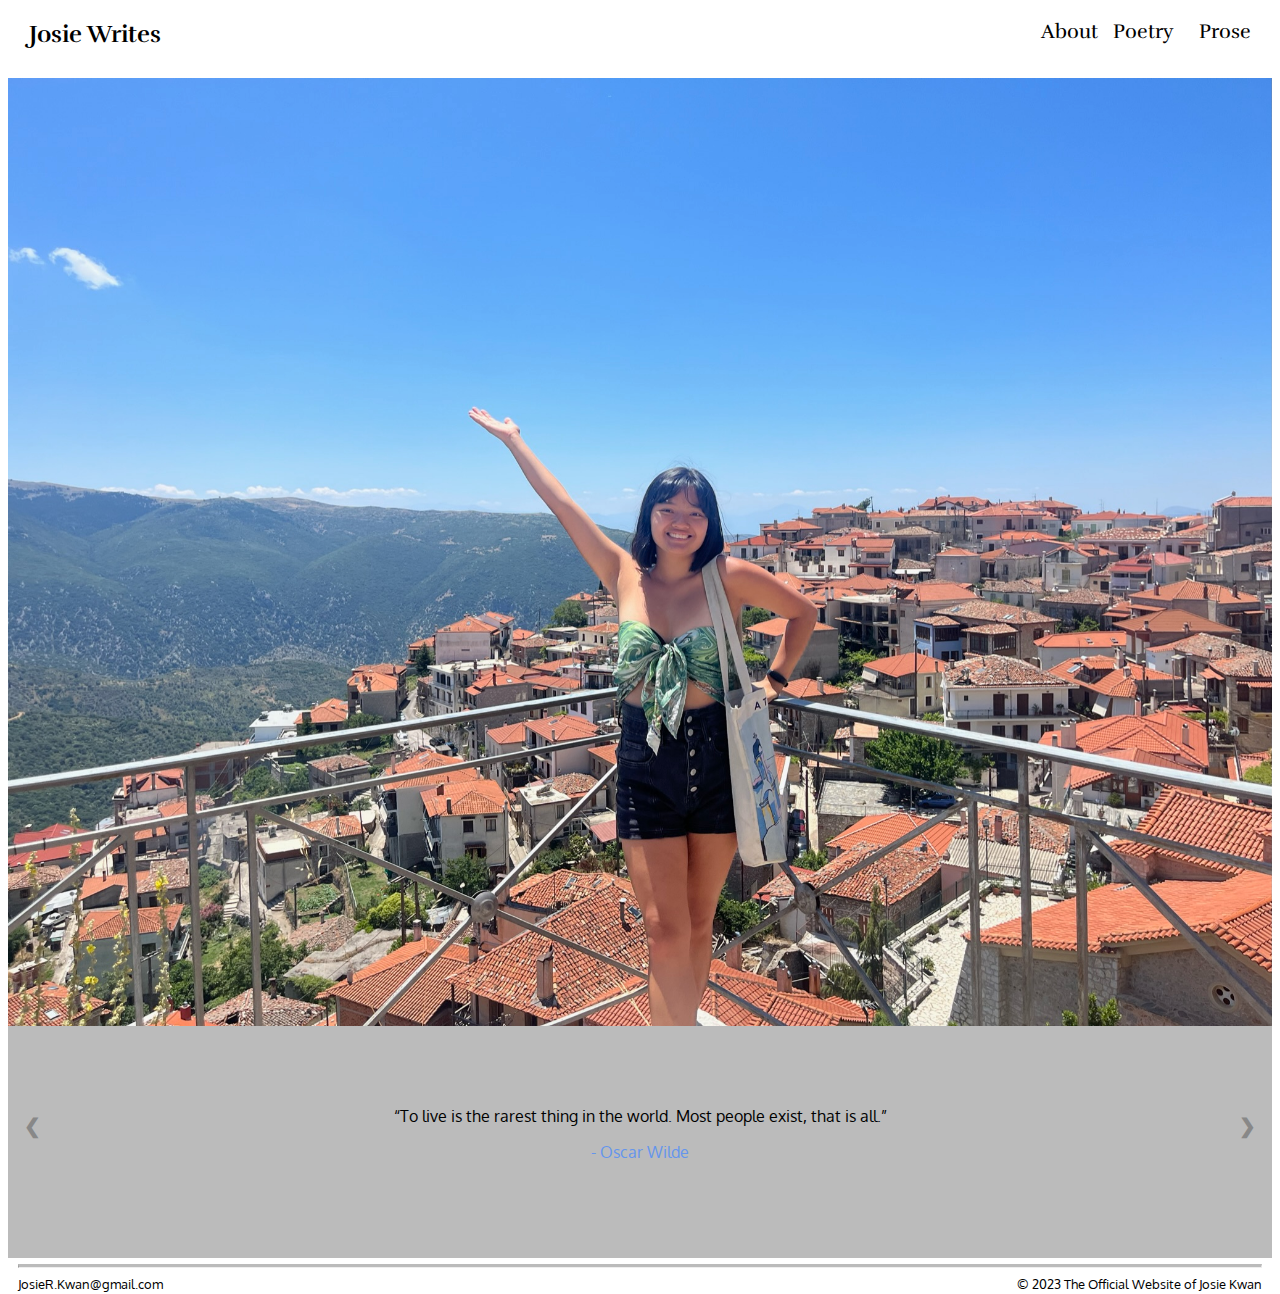
<file: index.html>
<!DOCTYPE html>
<html>
  <head>
    <title>Josie Writes</title>
    <link rel="stylesheet" type="text/css" href="styles.css"/>
    <link rel="stylesheet" href="https://fonts.googleapis.com/css?family=Rufina|Oxygen">
    <style>
      body {
        font-family: "Oxygen", san-serif;
      }
    </style>
    <meta name="viewport" content="width=device-width, initial-scale=1">
    <div>       <!--header--> 
      <nav class="header" style="font-family: Rufina;">
        <a class="header-item" id="Homepage-link" src="https://josie-kwan.github.io/Josie-Writes/"><b>Josie Writes</b></a>
        <div class="container-header">
          <a class="header-item" id="About-link" href="About.html">About</a>
          <a class="header-item" id="Poetry-link" href="Poetry.html">Poetry</a>
          <a class="header-item" id="Prose-link" href="Prose.html">Prose</a>
        </div>
    </div>
  </head>

  <body>
    
  <div><section>
    <img id="homepage-photo" src="images/me in Greece.JPG" style="display: flex; width: 100%; margin: 0px;">
  </section></div>

  <div class="slideshow-container">

      <div class="mySlides">
        <q style="color: black;">To live is the rarest thing in the world. Most people exist, that is all.</q>
        <p class="author">- Oscar Wilde</p>
      </div>
      
      <div class="mySlides">
        <q style="color: black;">That it will never come again is what makes life so sweet.</q>
        <p class="author">- Emily Dickinson</p>
      </div>
      
      <div class="mySlides">
        <q style="color: black;">To be yourself in a world that is constantly trying to make you something else is the greatest accomplishment.</q>
        <p class="author">- Ralph Waldo Emerson</p>
      </div>
      
      <a class="prev" onclick="plusSlides(-1)">❮</a>
      <a class="next" onclick="plusSlides(1)">❯</a>
    
    </div>

    <script>
      var slideIndex = 1;
      showSlides(slideIndex);
      
      function plusSlides(n) {
        showSlides(slideIndex += n);
      }
      
      function currentSlide(n) {
        showSlides(slideIndex = n);
      }
      
      function showSlides(n) {
        var i;
        var slides = document.getElementsByClassName("mySlides");
        var dots = document.getElementsByClassName("dot");
        if (n > slides.length) {slideIndex = 1}    
        if (n < 1) {slideIndex = slides.length}
        for (i = 0; i < slides.length; i++) {
            slides[i].style.display = "none";  
        }
        for (i = 0; i < dots.length; i++) {
            dots[i].className = dots[i].className.replace(" active", "");
        }
        slides[slideIndex-1].style.display = "block";  
        dots[slideIndex-1].className += " active";
      }
      </script>

    <div class="footer"><footer>  
      <br>
      <div>
      <hr class="solid"> 
      <a id="email" href="mailto:JosieR.Kwan@gmail.com" style="color: black;">JosieR.Kwan@gmail.com</a>
      <span class="copyright">&copy; 2023 The Official Website of Josie Kwan</span>
      </div>
    </footer></div>
    
  </body>
</html>
</file>
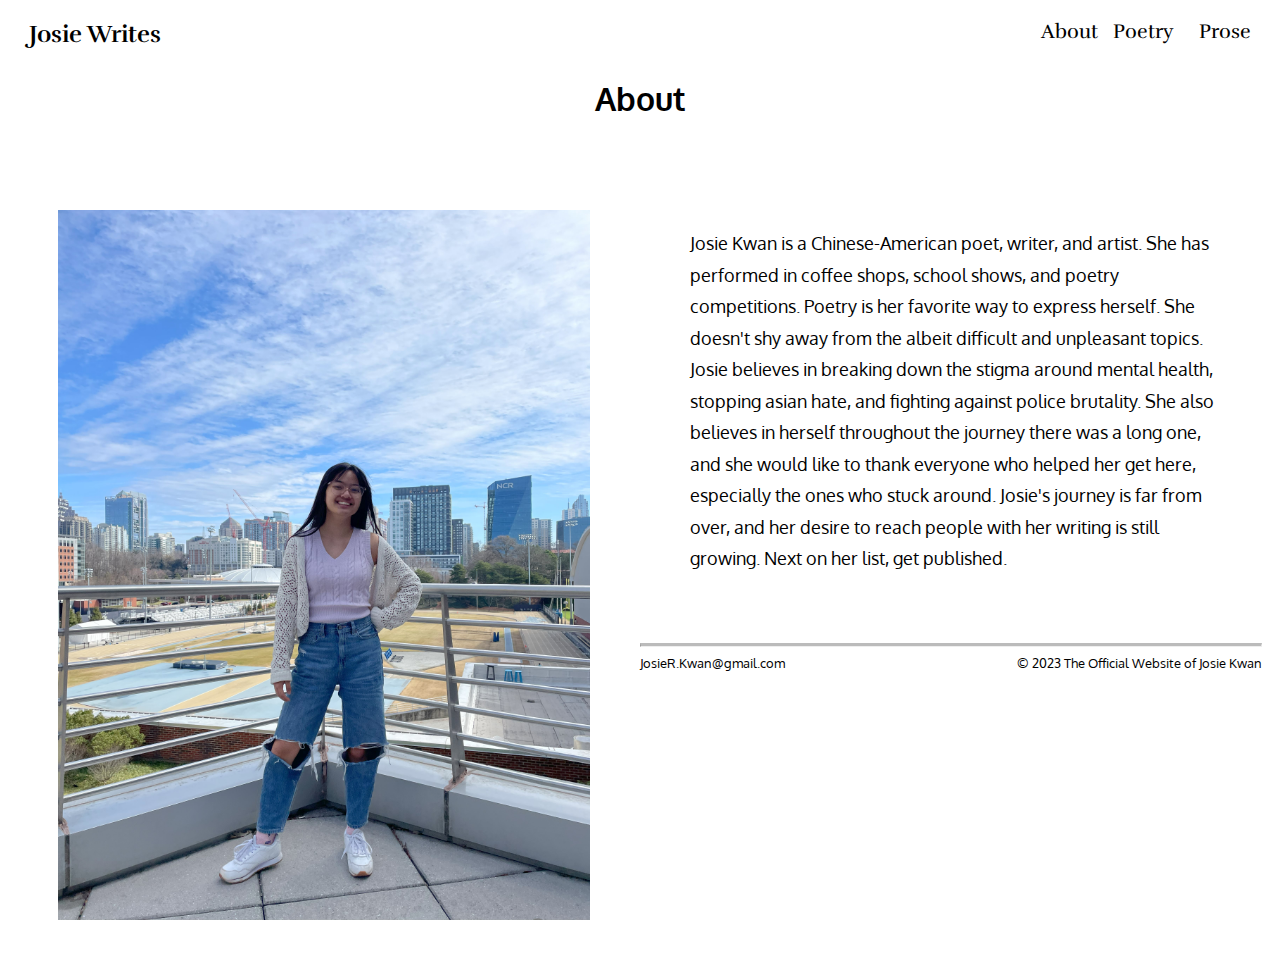
<file: About.html>
<head>
    <title>Josie Writes-About</title>
    <link rel="stylesheet" type="text/css" href="styles.css"/>
    <link rel="stylesheet" href="https://fonts.googleapis.com/css?family=Rufina|Oxygen">
    <style>
      body {
        font-family: "Oxygen", san-serif;
      }
    </style>
    <meta name="viewport" content="width=device-width, initial-scale=1">
    <div>      <!--header--> 
      <nav class="header" style="font-family: Rufina;">
        <a class="header-item" id="Homepage-link" href="https://josie-kwan.github.io/Josie-Writes/"><b>Josie Writes</b></a>
        <div class="container-header">
          <a class="header-item" id="About-link" href="About.html">About</a>
          <a class="header-item" id="Poetry-link" href="Poetry.html">Poetry</a>
          <a class="header-item" id="Prose-link" href="Prose.html">Prose</a>
        </div>
    </div>
  </head>
    <body>
      <div>
        <div class="sqs-html-content">
            <h1 style="text-align:center;white-space:pre-wrap;">About</h1>
        </div>
        <div class="spacer-block" data-block-type="30" id="spacer-block-after-title"><div class="sqs-block-content"></div>
        <div class="sqs-block-content">&nbsp;</div>


        <div class="box"><img src="images/me in atl.jpeg" style="width: 100%;"></div>
        <div class="box" style="background-color: white;">
            <p style="font-size: large; line-height: 175%;">Josie Kwan is a Chinese-American poet, writer, and artist. She has performed in coffee shops, school shows, and poetry competitions. 
              Poetry is her favorite way to express herself. She doesn't shy away from the albeit difficult and unpleasant topics. 
              Josie believes in breaking down the stigma around mental health, stopping asian hate, and fighting against police brutality. 
              She also believes in herself throughout the journey there was a long one, and she would like to thank everyone who helped her get here, especially the ones who stuck around. 
              Josie's journey is far from over, and her desire to reach people with her writing is still growing. Next on her list, get published.</p>
        </div>
      </div>

    <div class="footer"><footer>  
      <br>
      <div>
      <hr class="solid"> 
      <a id="email" href="mailto:JosieR.Kwan@gmail.com" style="color: black;">JosieR.Kwan@gmail.com</a>
      <span class="copyright">&copy; 2023 The Official Website of Josie Kwan</span>
      </div>
    </footer></div>

    </body>
</html>
</file>
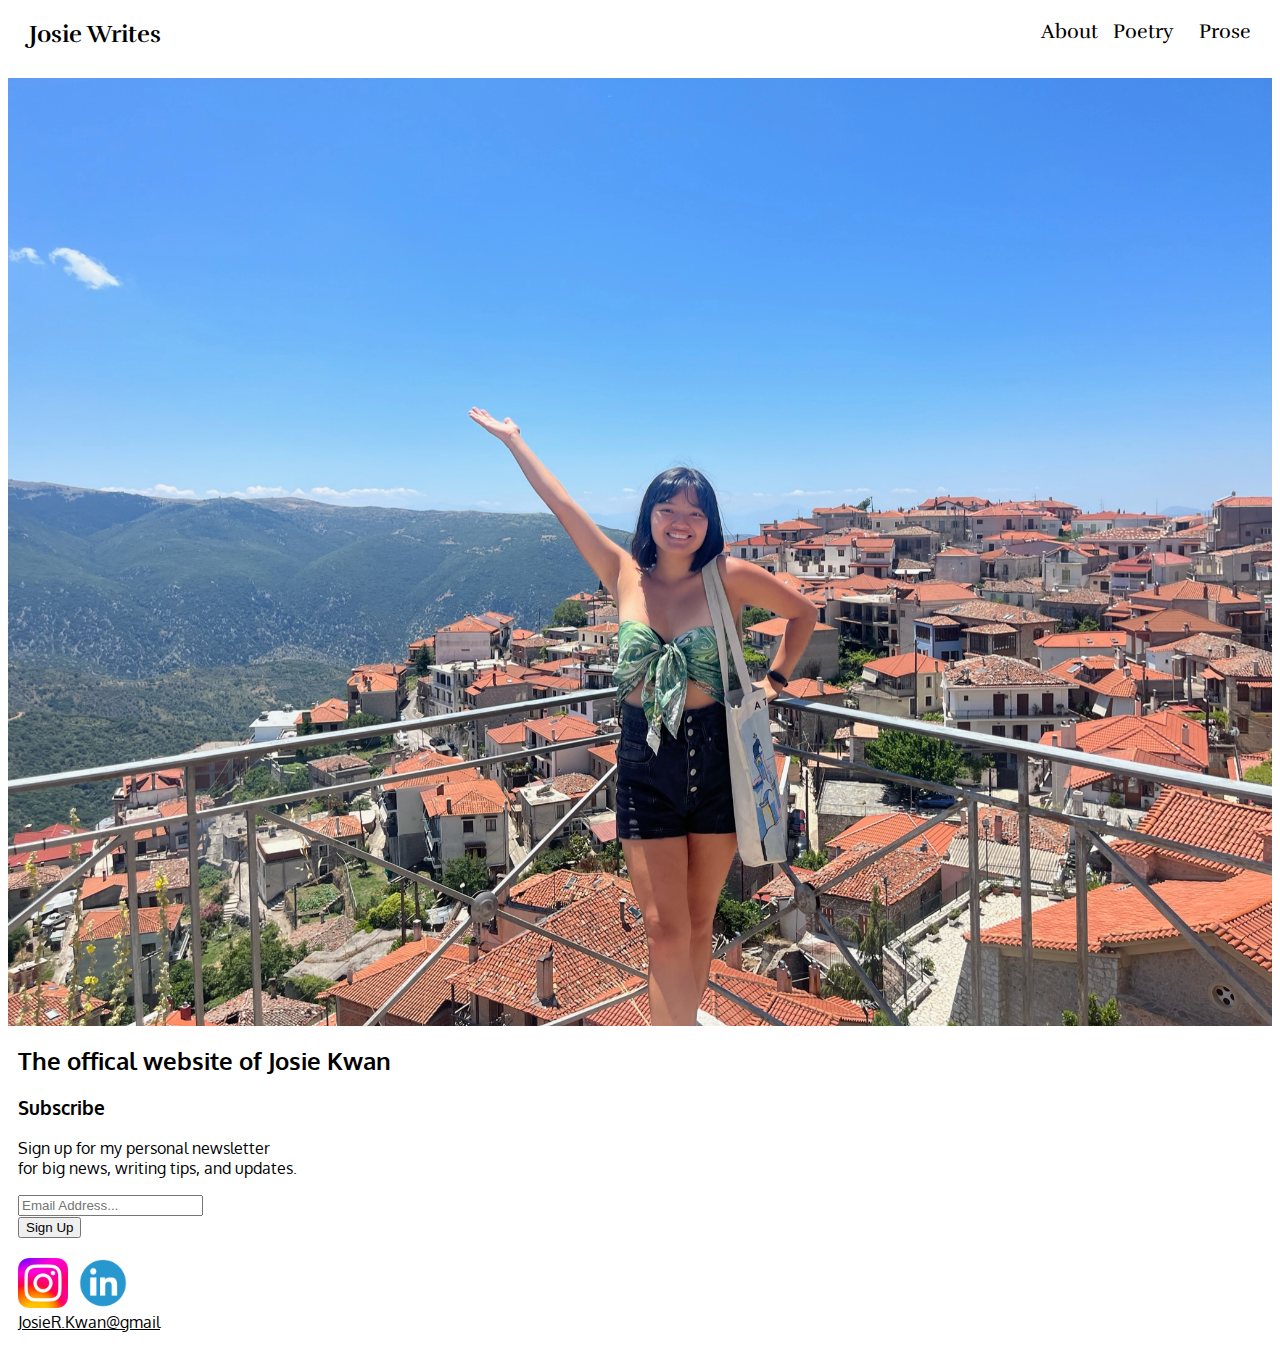
<file: hompage.html>
<!DOCTYPE html>
<html>
  <head>
    <title>Josie Writes</title>
    <link rel="stylesheet" type="text/css" href="styles.css"/>
    <link rel="stylesheet" href="https://fonts.googleapis.com/css?family=Rufina|Oxygen">
    <style>
      body {
        font-family: "Oxygen", san-serif;
      }
    </style>
    <meta name="viewport" content="width=device-width, initial-scale=1">
    <div>
      <nav class="header" style="font-family: Rufina;">
        <a class="header-item" id="Homepage-link" href="#top"><b>Josie Writes</b></a>
        <div class="container-header">
          <a class="header-item" id="About-link" href="About.html">About</a>
          <a class="header-item" id="Poetry-link" href="Poetry.html">Poetry</a>
          <a class="header-item" id="Prose-link" href="Prose.html">Prose</a>
        </div>
    </div>
  </head>
  <body>

    <div><section>
      <img id="homepage-photo" src="images/me in Greece.JPG" style="display: flex; width: 100%; margin: 0px;">
    </section></div>

    <div class="footer"><footer style="position: relative; bottom: 10px; align-items: center;">
      <div id="footer-text"><h2>The offical website of Josie Kwan</h2>
      <h3>Subscribe</h3><p>Sign up for my personal newsletter<br>for big news, writing tips, and updates.</p>
      <input id="sub-bar" placeholder="Email Address..."/> <br>
      <button style="text-align: center; white-space: pre-wrap;" id="sign-up-botton">Sign Up</button></div>
      <br>
    <a id="insta" href="https://www.instagram.com/_josiekwan/"><img style="width: 4%;" src="images/Instagram_logo_2022.svg.png"></a> <a id="linkden" href="javascript:void(0)"><img style="width: 5%;" src="images/linkedin logo.png"></a>
    <br>
    <a href="mailto:JosieR.Kwan@gmail.com" style="color: black;">JosieR.Kwan@gmail</a>

    </footer></div>
  </body>
</html>
</file>
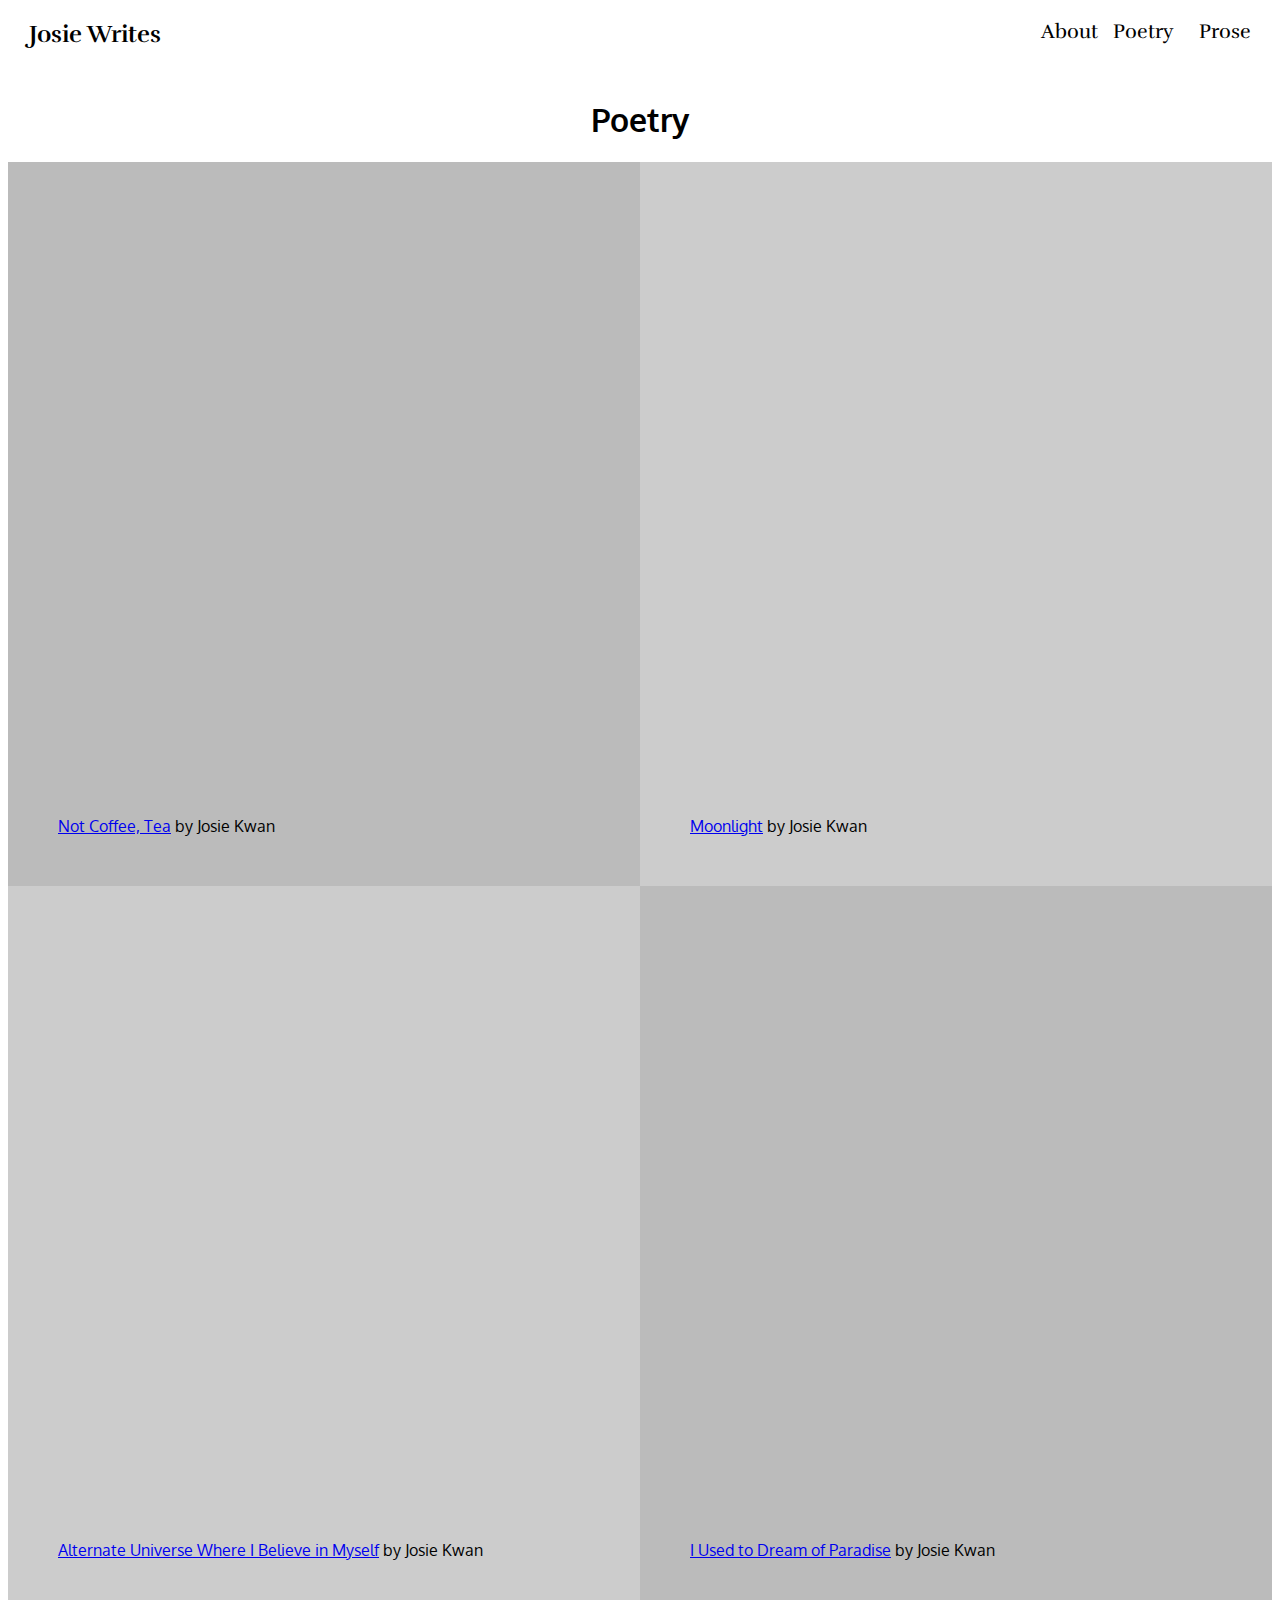
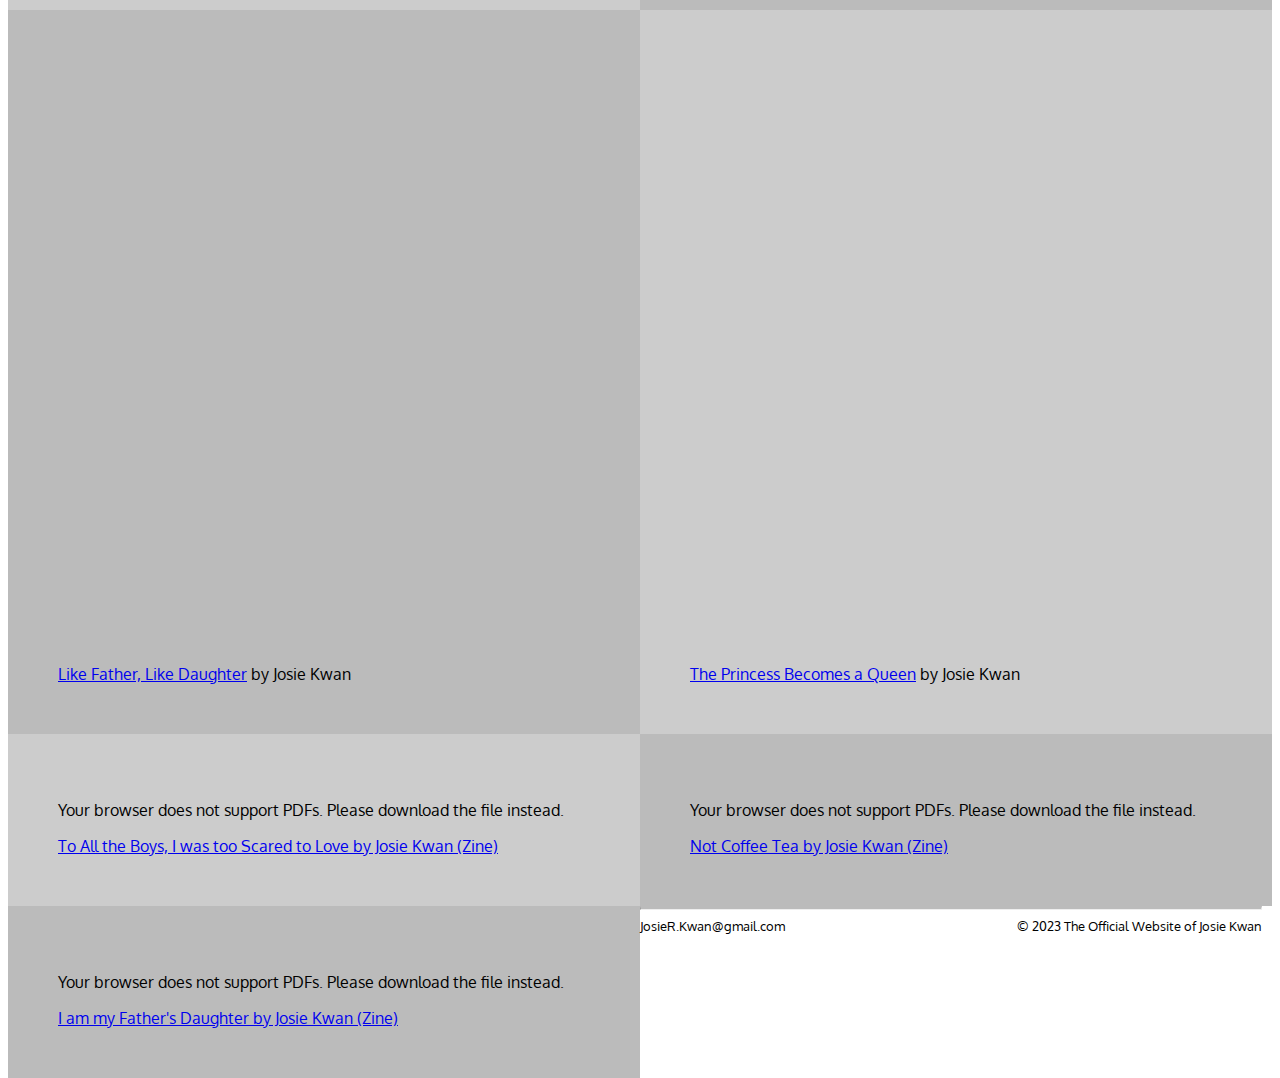
<file: Poetry.html>
<!DOCTYPE html>
<html>
  <head>
    <title>Josie Writes-Poetry</title>
    <link rel="stylesheet" type="text/css" href="styles.css"/>
    <link rel="stylesheet" href="https://fonts.googleapis.com/css?family=Rufina|Oxygen">
    <style>
      body {
        font-family: "Oxygen", san-serif;
      }
    </style>
    <meta name="viewport" content="width=device-width, initial-scale=1">
    <div>
      <!--header--> 
      <nav class="header" style="font-family: Rufina;">
        <a class="header-item" id="Homepage-link" href="https://josie-kwan.github.io/Josie-Writes/"><b>Josie Writes</b></a>
        <div class="container-header">
          <a class="header-item" id="About-link" href="About.html">About</a>
          <a class="header-item" id="Poetry-link" href="Poetry.html">Poetry</a>
          <a class="header-item" id="Prose-link" href="Prose.html">Prose</a>
        </div>
    </div>
  </head>
  <body>
<!--code for the boxes the poems are in, iframes linked from canva embeded-->
    <div><main class="main">
        <h1 style="text-align: center;">Poetry</h1>
        <div class="box" style="background-color:#bbb">
            <iframe loading="lazy" style="position: relative; width: 100%; height: 600px; max-height: 80vh; border: none; padding: 0; margin: 0; overflow: hidden;"
            src="https:&#x2F;&#x2F;www.canva.com&#x2F;design&#x2F;DAFujFECztU&#x2F;view?embed" allowfullscreen="allowfullscreen" allow="fullscreen">
          </iframe>
          <a href="https:&#x2F;&#x2F;www.canva.com&#x2F;design&#x2F;DAFujFECztU&#x2F;view?utm_content=DAFujFECztU&amp;utm_campaign=designshare&amp;utm_medium=embeds&amp;utm_source=link" target="_blank" rel="noopener">Not Coffee, Tea</a> by Josie Kwan
        </div>
        <div class="box" style="background-color:#ccc">
        <iframe loading="lazy" style="position: relative; width: 100%; height: 600px; max-height: 80vh; border: none; padding: 0; margin: 0; overflow: hidden;"
        src="https:&#x2F;&#x2F;www.canva.com&#x2F;design&#x2F;DAFuiy9F1jQ&#x2F;view?embed" allowfullscreen="allowfullscreen" allow="fullscreen">
      </iframe>
      <a href="https:&#x2F;&#x2F;www.canva.com&#x2F;design&#x2F;DAFuiy9F1jQ&#x2F;view?utm_content=DAFuiy9F1jQ&amp;utm_campaign=designshare&amp;utm_medium=embeds&amp;utm_source=link" target="_blank" rel="noopener">Moonlight</a> by Josie Kwan
        </div>
        <div class="box" style="background-color: #ccc;">
            <iframe loading="lazy" style="position: relative; width: 100%; height: 600px; max-height: 80vh; border: none; padding: 0; margin: 0; overflow: hidden;"
            src="https:&#x2F;&#x2F;www.canva.com&#x2F;design&#x2F;DAFujORiFzE&#x2F;view?embed" allowfullscreen="allowfullscreen" allow="fullscreen">
          </iframe>
          <a href="https:&#x2F;&#x2F;www.canva.com&#x2F;design&#x2F;DAFujORiFzE&#x2F;view?utm_content=DAFujORiFzE&amp;utm_campaign=designshare&amp;utm_medium=embeds&amp;utm_source=link" target="_blank" rel="noopener">Alternate Universe Where I Believe in Myself</a> by Josie Kwan
        </div>

    <div class="box" style="background-color: #bbb;">
        <iframe loading="lazy" style="position: relative; width: 100%; height: 600px; max-height: 80vh; border: none; padding: 0; margin: 0; overflow: hidden;"
      src="https:&#x2F;&#x2F;www.canva.com&#x2F;design&#x2F;DAFujFnolRI&#x2F;view?embed" allowfullscreen="allowfullscreen" allow="fullscreen">
    </iframe>
    <a href="https:&#x2F;&#x2F;www.canva.com&#x2F;design&#x2F;DAFujFnolRI&#x2F;view?utm_content=DAFujFnolRI&amp;utm_campaign=designshare&amp;utm_medium=embeds&amp;utm_source=link" target="_blank" rel="noopener">I Used to Dream of Paradise</a> by Josie Kwan
    </div>
    <div class="box" style="background-color: #bbb;">
        <iframe loading="lazy" style="position: relative; width: 100%; height: 600px; max-height: 80vh; border: none; padding: 0; margin: 0; overflow: hidden;"
        src="https:&#x2F;&#x2F;www.canva.com&#x2F;design&#x2F;DAFujPjuvp0&#x2F;view?embed" allowfullscreen="allowfullscreen" allow="fullscreen">
      </iframe>
      <a href="https:&#x2F;&#x2F;www.canva.com&#x2F;design&#x2F;DAFujPjuvp0&#x2F;view?utm_content=DAFujPjuvp0&amp;utm_campaign=designshare&amp;utm_medium=embeds&amp;utm_source=link" target="_blank" rel="noopener">Like Father, Like Daughter</a> by Josie Kwan
    </div>
    <div class="box" style="background-color: #ccc;">
        <iframe loading="lazy" style="position: relative; width: 100%; height: 600px; max-height: 80vh; border: none; padding: 0; margin: 0; overflow: hidden;"
      src="https:&#x2F;&#x2F;www.canva.com&#x2F;design&#x2F;DAFujGr8Pis&#x2F;view?embed" allowfullscreen="allowfullscreen" allow="fullscreen">
    </iframe>
    <a href="https:&#x2F;&#x2F;www.canva.com&#x2F;design&#x2F;DAFujGr8Pis&#x2F;view?utm_content=DAFujGr8Pis&amp;utm_campaign=designshare&amp;utm_medium=embeds&amp;utm_source=link" target="_blank" rel="noopener">The Princess Becomes a Queen</a> by Josie Kwan
      </div>
    </div>
    <div class="box" style="background-color: #ccc;">
      <object data="images/To All The Boys I Was Too Scared To Love.pdf" type="application/pdf" width="100%" height="600px" style="border: none;">
        <p>Your browser does not support PDFs. Please download the file instead.</p>
      </object>      
      <a href="images/To All the Boys I was too Scared to Love.jpg">To All the Boys, I was too Scared to Love by Josie Kwan (Zine)</a>
    </div>
    <div class="box" style="background-color: #bbb;">
      <object data="images/notcoffeeteafinal.pdf" width="100%" height="600px" style="border: none;">
        <p>Your browser does not support PDFs. Please download the file instead.</p>
      </object>
      <a href="images/notcoffeeteafinal.png">Not Coffee Tea by Josie Kwan (Zine)</a>    
    </div>
    <div class="box" style="background-color: #bbb;">
      <object data="images/Father's Daughter Layout.pdf" width="100%" height="600px" style="border: none; object-fit: cover;">
        <p>Your browser does not support PDFs. Please download the file instead.</p>
      </object>
      <a href="images/Father's Daughter Layout.jpg">I am my Father's Daughter by Josie Kwan (Zine)</a>    
    </div>
    
    </main></div>

    <div class="footer"><footer>  
      <br>
      <div>
      <hr class="solid"> 
      <a id="email" href="mailto:JosieR.Kwan@gmail.com" style="color: black;">JosieR.Kwan@gmail.com</a>
      <span class="copyright">&copy; 2023 The Official Website of Josie Kwan</span>
      </div>
    </footer></div>

  </body>
</html>
</file>
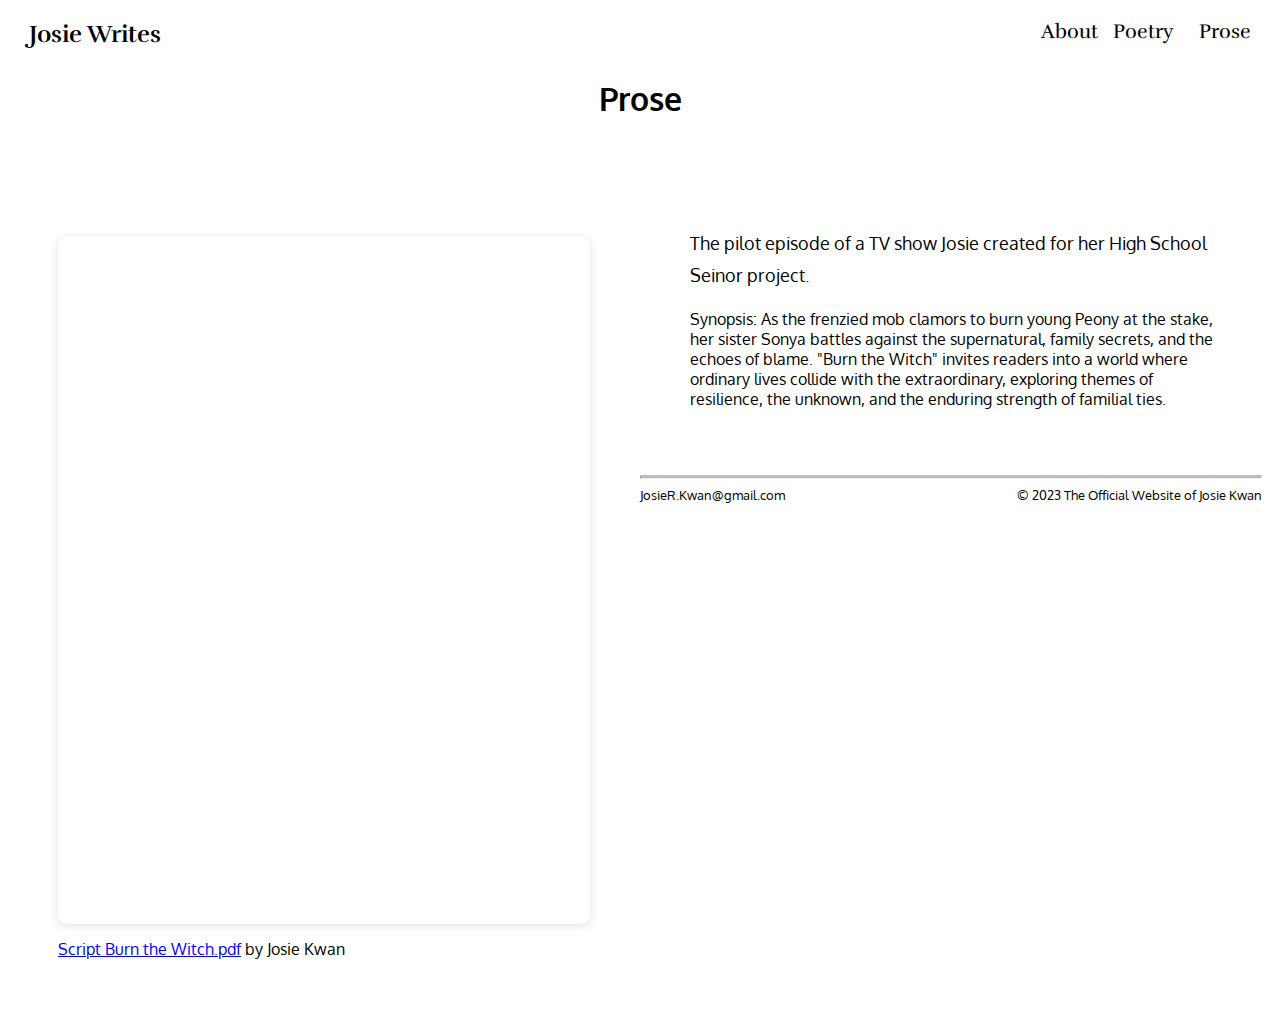
<file: Prose.html>
<head>
    <title>Josie Writes-About</title>
    <link rel="stylesheet" type="text/css" href="styles.css"/>
    <link rel="stylesheet" href="https://fonts.googleapis.com/css?family=Rufina|Oxygen">
    <style>
      body {
        font-family: "Oxygen", san-serif;
      }
    </style>
    <meta name="viewport" content="width=device-width, initial-scale=1">
    <div>      <!--header--> 
      <nav class="header" style="font-family: Rufina;">
        <a class="header-item" id="Homepage-link" href="https://josie-kwan.github.io/Josie-Writes/"><b>Josie Writes</b></a>
        <div class="container-header">
          <a class="header-item" id="About-link" href="About.html">About</a>
          <a class="header-item" id="Poetry-link" href="Poetry.html">Poetry</a>
          <a class="header-item" id="Prose-link" href="Prose.html">Prose</a>
        </div>
    </div>
  </head>
    <body>
        <div class="sqs-html-content">
            <h1 style="text-align:center;white-space:pre-wrap;">Prose</h1>
        </div>
        <div class="spacer-block" data-block-type="30" id="spacer-block-after-title"><div class="sqs-block-content"></div>
        <div class="sqs-block-content">&nbsp;</div>


        <div class="box">
            <div style="position: relative; width: 100%; height: 0; padding-top: 129.4118%;
 padding-bottom: 0; box-shadow: 0 2px 8px 0 rgba(63,69,81,0.16); margin-top: 1.6em; margin-bottom: 0.9em; overflow: hidden;
 border-radius: 8px; will-change: transform;">
  <iframe loading="lazy" style="position: absolute; width: 100%; height: 100%; top: 0; left: 0; border: none; padding: 0;margin: 0;"
    src="https:&#x2F;&#x2F;www.canva.com&#x2F;design&#x2F;DAFujGYDO_k&#x2F;view?embed" allowfullscreen="allowfullscreen" allow="fullscreen">
  </iframe>
</div>
<a href="https:&#x2F;&#x2F;www.canva.com&#x2F;design&#x2F;DAFujGYDO_k&#x2F;view?utm_content=DAFujGYDO_k&amp;utm_campaign=designshare&amp;utm_medium=embeds&amp;utm_source=link" target="_blank" rel="noopener">Script Burn the Witch.pdf</a> by Josie Kwan
        </div>

        <div class="box" style="background-color: white;">
            <p style="font-size: large; line-height: 175%;">
                The pilot episode of a TV show Josie created for her High School Seinor project. </p>
                <p>Synopsis: As the frenzied mob clamors to burn young Peony at the stake, her sister Sonya battles against the supernatural, family secrets, and the echoes of blame. "Burn the Witch" invites readers into a world where ordinary lives collide with the extraordinary, exploring themes of resilience, the unknown, and the enduring strength of familial ties.</p>
        </div>

        <div class="footer"><footer>  
          <br>
          <div>
          <hr class="solid"> 
          <a id="email" href="mailto:JosieR.Kwan@gmail.com" style="color: black;">JosieR.Kwan@gmail.com</a>
          <span class="copyright">&copy; 2023 The Official Website of Josie Kwan</span>
          </div>
        </footer></div>
    </body>
</html>
</file>
<file: styles.css>
body {
    background-color: white;
    padding-top: 70px;       
}

.main {
    min-height: 100vh; 
  }
  
.header {
    padding: 0px 0px;
    padding: 1.5%;
    background: rgb(255, 255, 255);
    color: black;
    font-size: 125%;
    max-width: 150%;
    display: flex;
    position: fixed;
    top: 0;
    left: 0;
    width: 100%;
    z-index: 10;

}

.header-item {
    color:#000000;
    margin: 0px 10px;
    text-decoration: none;
}
  
.header a:hover {
    background-color: #ddd;
    color: black;
  }

.header-item:hover {
    text-decoration:underline;
    color:black;
}
.container-header {
    justify-content: end;
    overflow: hidden;
    background-color: white;
    position: relative;
  
}
  
#Homepage-link {
    margin-right: auto;
    font-size: larger;
}
#About-link {
    margin-right: auto;
    text-align: end;
}

.slideshow-container {
    position: relative;
    background: white;
    height: 200px;
    box-sizing: border-box;
  }
  
  /* Slides */
  .mySlides {
    padding: 80px;
    text-align: center;
    background: #bbb;
    height: auto;
  }
  /* Next & previous buttons */
  .prev, .next {
    cursor: pointer;
    position: absolute;
    top: 50%;
    width: auto;
    margin-top: -30px;
    padding: 16px;
    color: #888;
    font-weight: bold;
    font-size: 20px;
    border-radius: 0 3px 3px 0;
    user-select: none;
  }
  
  .next {
    position: absolute;
    right: 0;
    border-radius: 3px 0 0 3px;
  }
  
  .prev:hover, .next:hover {
    background-color: rgba(0,0,0,0.8);
    color: white;
  }

  .author {
    color: cornflowerblue;
  }

.footer {
    background-color:white;
    color: black;
    padding: 10px;
    box-sizing: border-box;
  }

  
  .copyright {
    float: right;
    font-size: 0.8em;
    margin-left: 20px;
  }


  #email {
    float: left;
    margin-right: 20px;
    font-size: 0.8em;
    text-decoration: none;
    color: #000;
  }

  #email:hover {
    text-decoration: underline;
    color: black;
    background-color: #ddddddcb;
  }

  hr.solid {
    border-top: 3px solid #bbb;
  }

*{
    box-sizing: border-box;
  }
  
  .box {
    float: left;
    width: 50%;
    padding: 50px;
  }

#jpeg {
    object-fit: contain;
}
</file>
